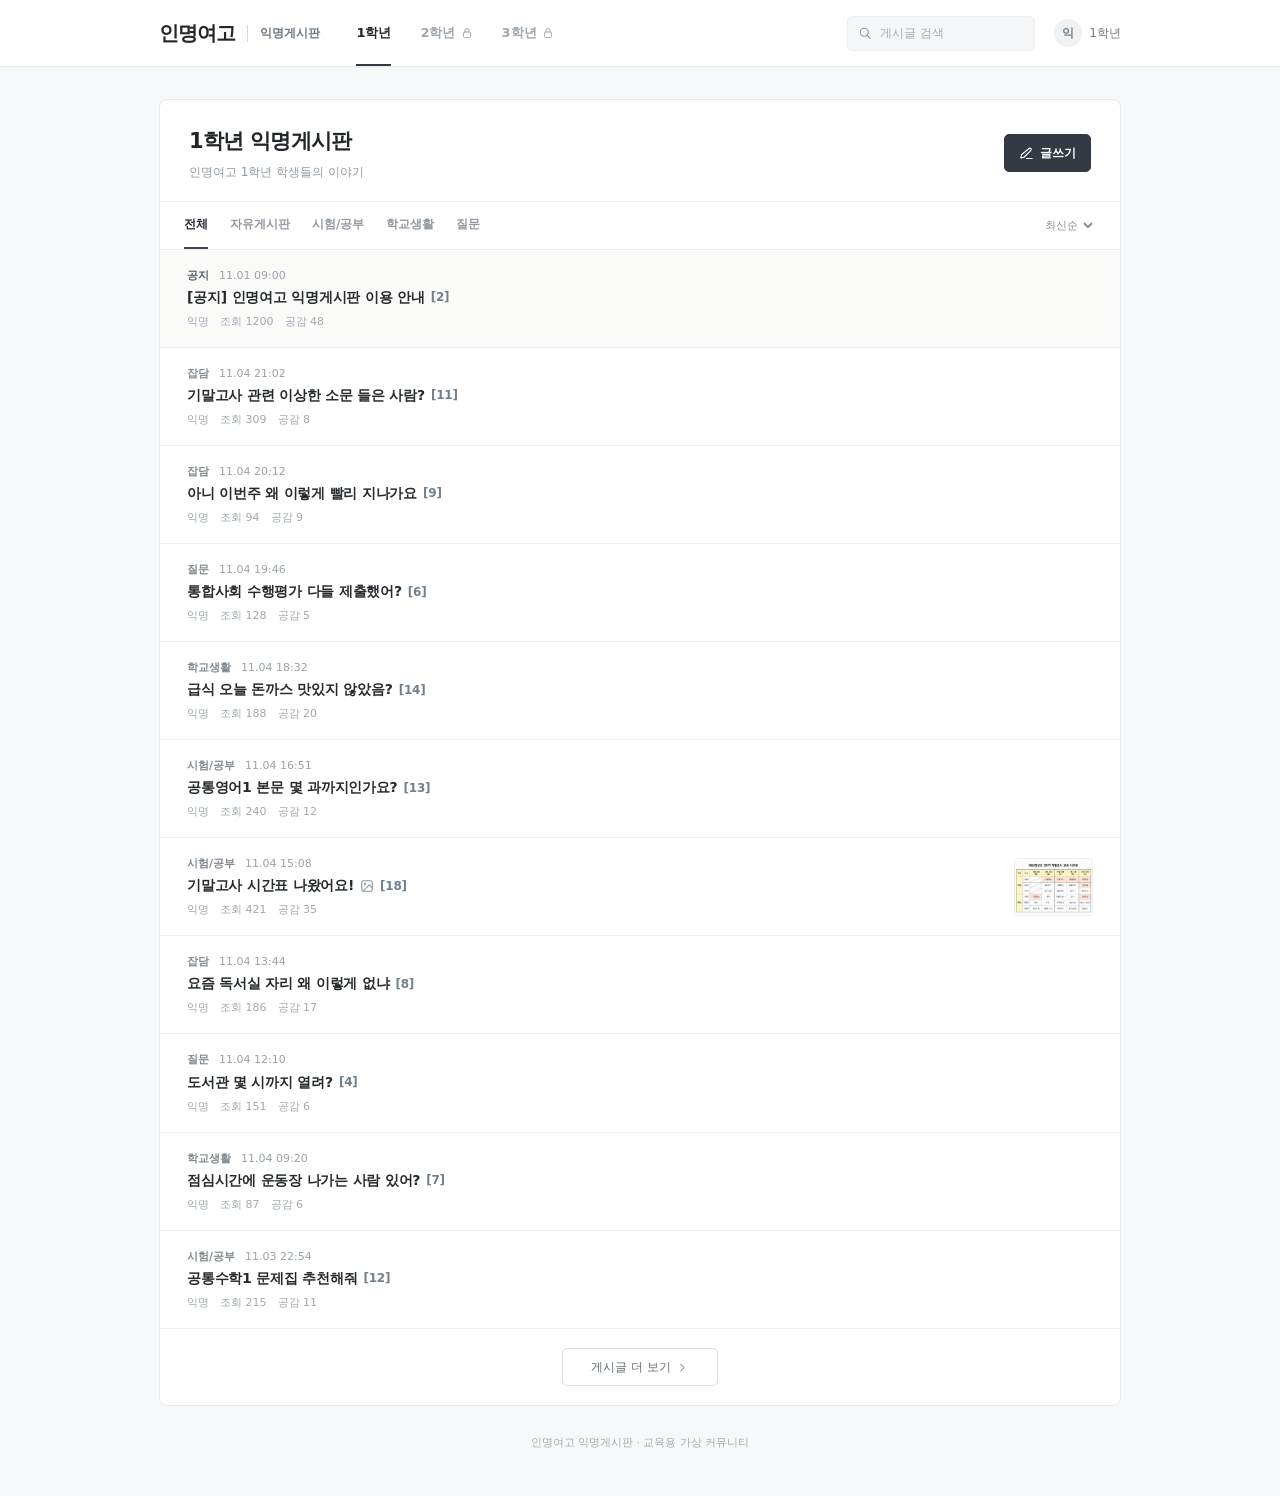
<file: index.html>
<!doctype html><html lang="ko"><head><meta charset="utf-8"><meta name="viewport" content="width=device-width,initial-scale=1"><meta name="theme-color" content="#ffffff"><title>인명여고 | 1학년 게시판</title><link rel="stylesheet" href="static/site.css"></head><body data-page="board"><div id="app"></div><script defer src="static/site.js"></script></body></html>
</file>
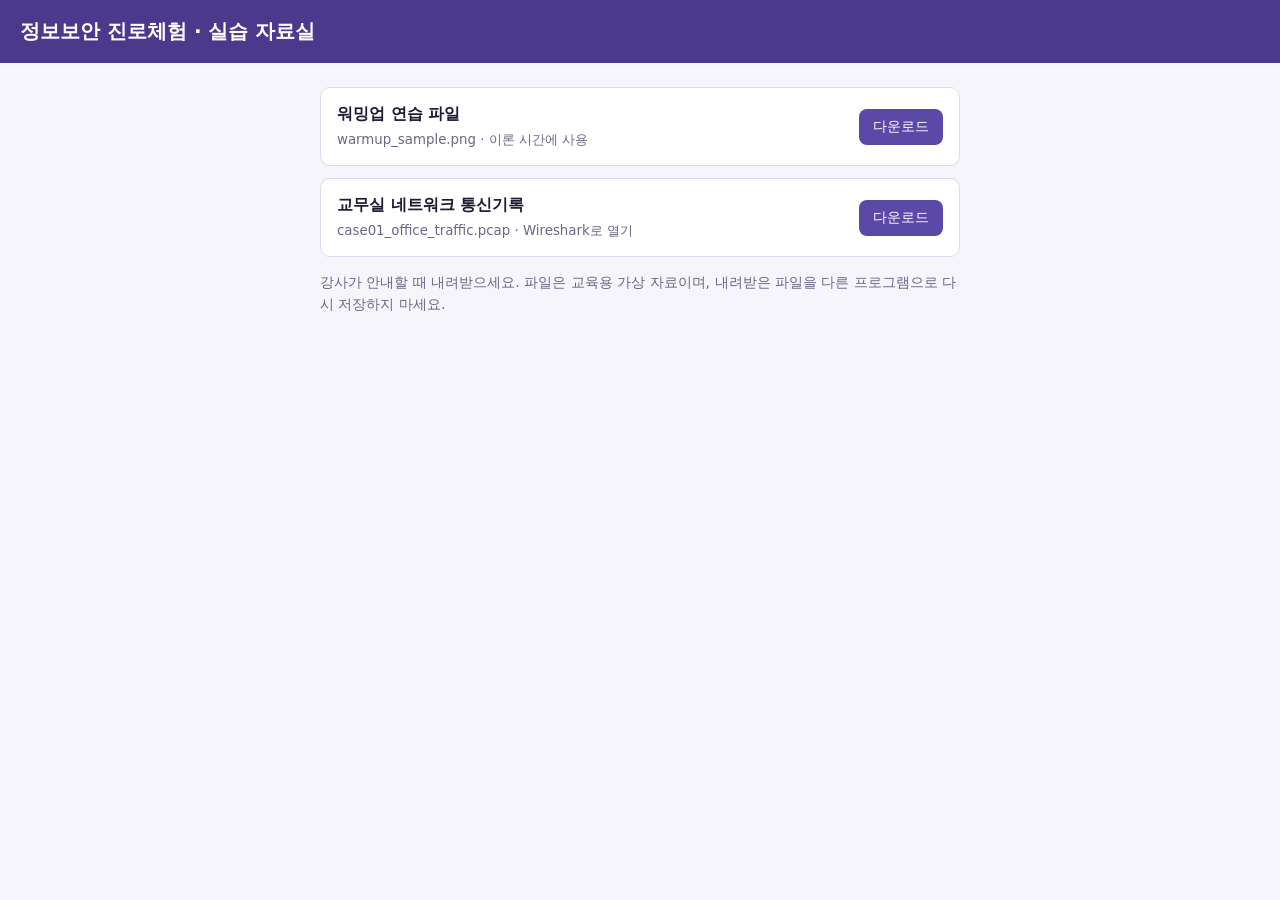
<file: files.html>
<!doctype html>
<html lang="ko"><head><meta charset="utf-8"><meta name="viewport" content="width=device-width,initial-scale=1">
<title>실습 자료실</title>
<style>
body{margin:0;background:#f7f5fc;color:#1e1a33;font-family:"Malgun Gothic","Apple SD Gothic Neo",system-ui,sans-serif}
header{background:#4b3a8c;color:#fff;padding:18px 20px}
header h1{margin:0;font-size:20px}
main{max-width:640px;margin:24px auto;padding:0 16px}
.item{display:flex;justify-content:space-between;align-items:center;gap:12px;background:#fff;border:1px solid #ded8f0;border-radius:10px;padding:16px;margin-bottom:12px}
.item b{display:block;margin-bottom:4px}.item small{color:#6b6785}
a.btn{flex:none;background:#5b49a8;color:#fff;text-decoration:none;padding:9px 14px;border-radius:8px;font-size:14px}
p.note{color:#6b6785;font-size:14px;line-height:1.6}
</style></head><body>
<header><h1>정보보안 진로체험 · 실습 자료실</h1></header>
<main>
<div class="item"><span><b>워밍업 연습 파일</b><small>warmup_sample.png · 이론 시간에 사용</small></span><a class="btn" href="files/warmup_sample.png" download>다운로드</a></div>
<div class="item"><span><b>교무실 네트워크 통신기록</b><small>case01_office_traffic.pcap · Wireshark로 열기</small></span><a class="btn" href="files/case01_office_traffic.pcap" download>다운로드</a></div>
<p class="note">강사가 안내할 때 내려받으세요. 파일은 교육용 가상 자료이며, 내려받은 파일을 다른 프로그램으로 다시 저장하지 마세요.</p>
</main></body></html>
</file>
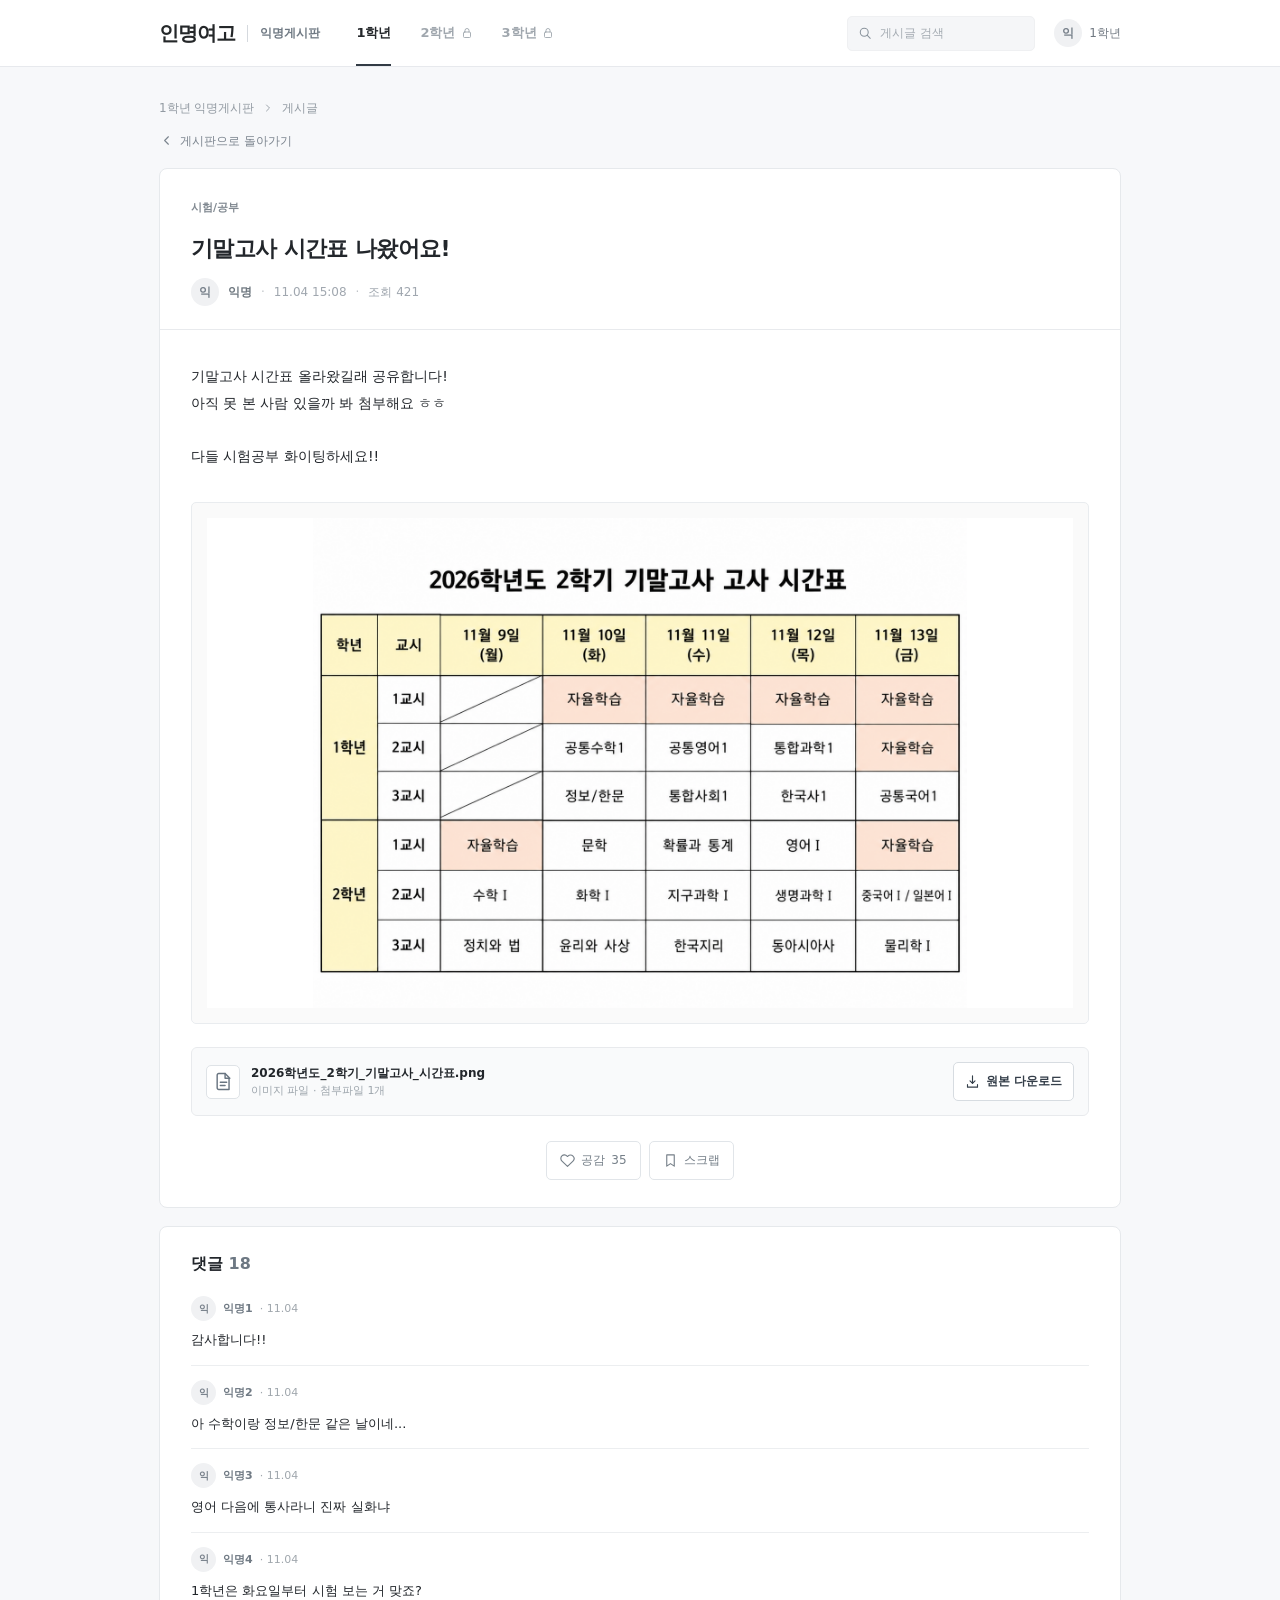
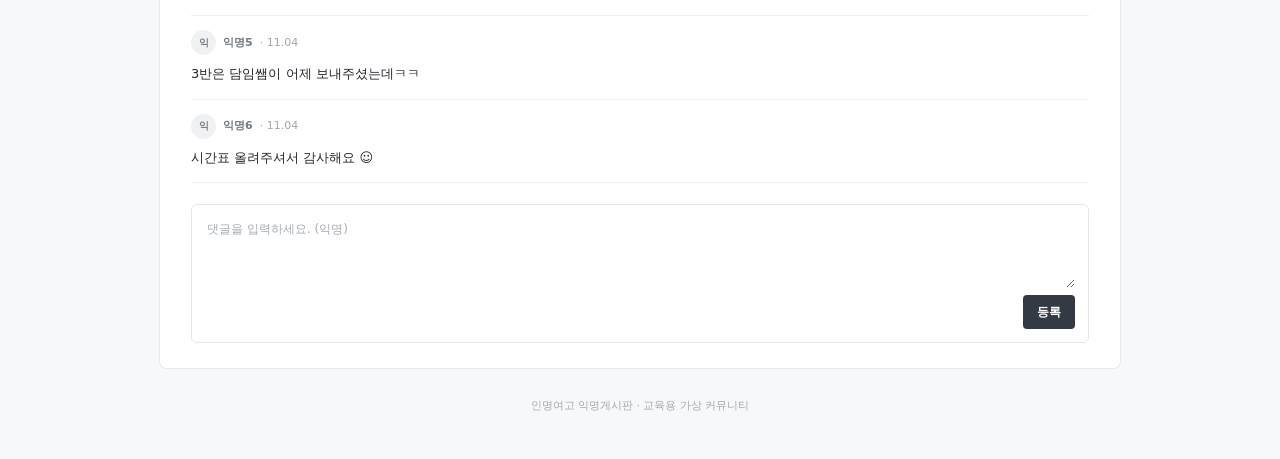
<file: post.html>
<!doctype html><html lang="ko"><head><meta charset="utf-8"><meta name="viewport" content="width=device-width,initial-scale=1"><meta name="theme-color" content="#ffffff"><title>게시글 | 인명여고</title><link rel="stylesheet" href="static/site.css"></head><body data-page="post"><div id="app"></div><script defer src="static/site.js"></script></body></html>
</file>
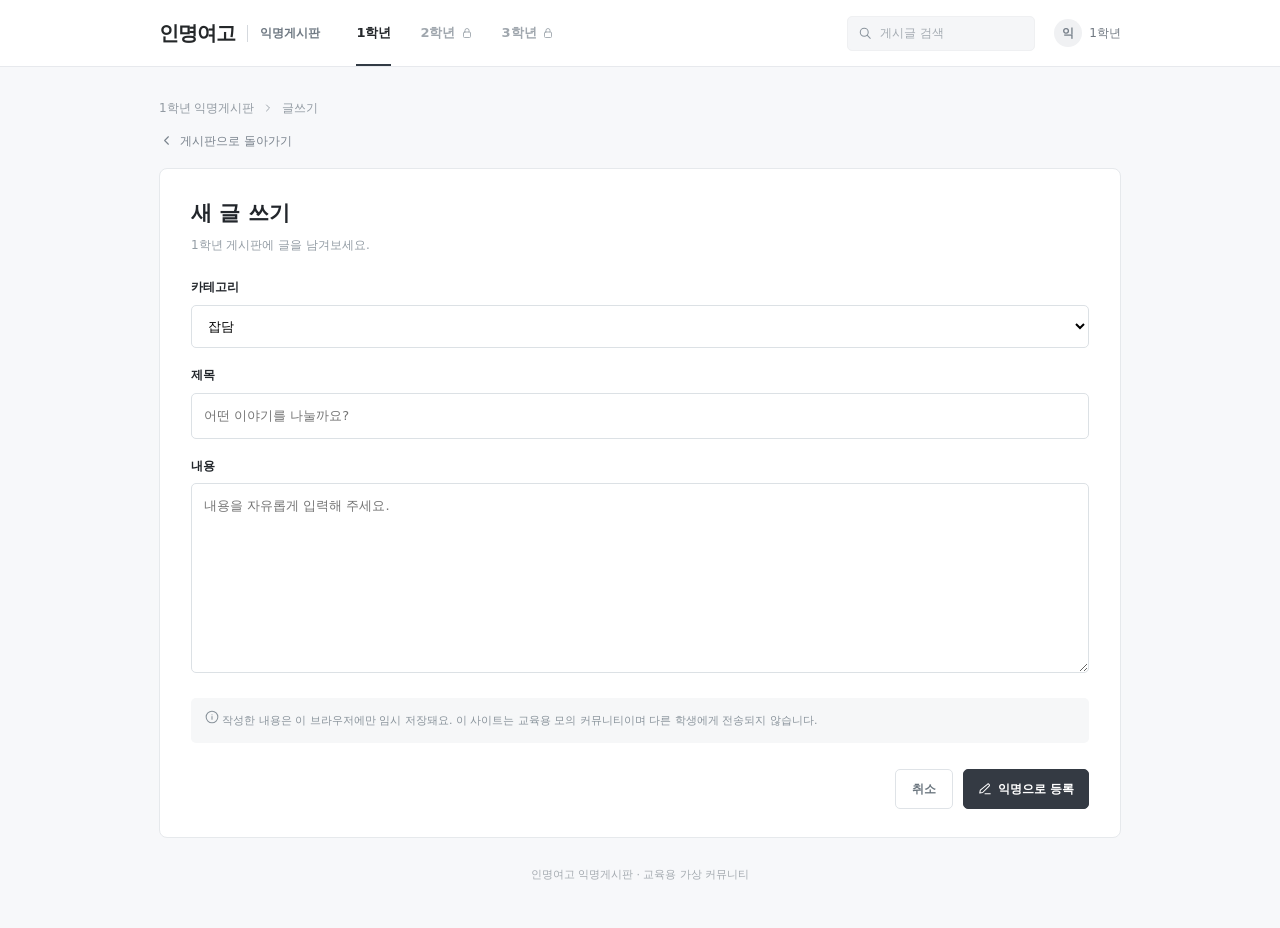
<file: write.html>
<!doctype html><html lang="ko"><head><meta charset="utf-8"><meta name="viewport" content="width=device-width,initial-scale=1"><meta name="theme-color" content="#ffffff"><title>글쓰기 | 인명여고</title><link rel="stylesheet" href="static/site.css"></head><body data-page="write"><div id="app"></div><script defer src="static/site.js"></script></body></html>
</file>
<file: static/site.css>
@charset "utf-8";
:root{color-scheme:light;--text:#22262b;--sub:#9098a1;--muted:#777f89;--line:#e8eaed;--bg:#f7f8fa;--white:#fff;--dark:#31343b;--accent:#536477;font-family:Pretendard,"Apple SD Gothic Neo","Malgun Gothic",system-ui,-apple-system,sans-serif}
*{box-sizing:border-box}html{min-width:320px}body{margin:0;background:var(--bg);color:var(--text);font-size:14px;line-height:1.55}a{color:inherit;text-decoration:none}button,input,textarea,select{font:inherit}button{cursor:pointer}button:disabled{cursor:not-allowed}input,textarea,select{outline:0}::selection{background:#d7e0e9}a:focus-visible,button:focus-visible,input:focus-visible,textarea:focus-visible,select:focus-visible{outline:2px solid #8799ab;outline-offset:2px}
.topbar{height:67px;background:#fff;border-bottom:1px solid #e7e9ed}.topbar-inner{max-width:1010px;padding:0 24px;margin:0 auto;display:flex;align-items:center;gap:36px;height:100%}.brand{display:flex;align-items:center;gap:12px;white-space:nowrap}.brand-text{font-size:20px;font-weight:850;letter-spacing:-.9px;color:#242729}.brand-divider{width:1px;height:17px;background:#d5d9de}.brand-sub{font-size:12px;color:#6f7983;font-weight:600}.navlinks{align-self:stretch;display:flex;align-items:center;gap:29px}.navlinks a{align-self:stretch;display:flex;align-items:center;gap:5px;white-space:nowrap;font-weight:680;font-size:13px;color:#a0a7ae;position:relative}.navlinks a.selected{color:#25282c}.navlinks a.selected:after{content:"";position:absolute;bottom:0;left:0;right:0;height:2px;background:#323b45}.navlinks a:hover{color:#454e59}.topright{margin-left:auto;display:flex;gap:19px;align-items:center}.nav-search{width:188px;height:35px;background:#f5f6f8;border:1px solid #eff0f2;border-radius:5px;display:flex;gap:6px;align-items:center;padding:0 10px;color:#89939c}.nav-search input{background:transparent;border:0;min-width:0;width:100%;font-size:12px}.nav-search input::placeholder{color:#a4abb2}.profile{display:flex;align-items:center;gap:7px;white-space:nowrap;color:#707881;font-size:12px}.avatar{width:28px;height:28px;display:inline-grid;place-items:center;border-radius:50%;background:#f0f1f3;color:#78818b;font-weight:700;font-size:12px}
.shell{max-width:1010px;margin:32px auto 0;padding:0 24px;display:block}.main{min-width:0}.page-footer{text-align:center;color:#a4aab0;font-size:11px;padding:28px 20px 45px}.board-panel,.detail-panel,.compose-panel,.comments-panel{background:var(--white);border:1px solid #e6e9ec;border-radius:8px;overflow:hidden}.panel-top{padding:25px 29px 20px}.panel-title-row{display:flex;align-items:center;justify-content:space-between;gap:12px}.panel-title{font-size:21px;margin:0;font-weight:800;letter-spacing:-.7px}.panel-desc{color:#919aa3;font-size:12px;margin:5px 0 0}.write-btn{background:#343a43;border:1px solid #343a43;color:white;padding:9px 14px;display:inline-flex;align-items:center;justify-content:center;gap:6px;border-radius:5px;font-size:12px;font-weight:670;white-space:nowrap}.write-btn:hover{background:#23272d}
.filters{display:flex;justify-content:space-between;align-items:center;border-top:1px solid #f1f2f3;border-bottom:1px solid #e9ebed;padding:0 24px;gap:10px}.chips{display:flex;align-items:center;gap:22px;flex-wrap:wrap}.chip{border:0;border-radius:0;padding:13px 0;background:transparent;color:#939aa2;font-size:12px;font-weight:600;border-bottom:2px solid transparent}.chip.active{color:#262c33;border-bottom:2px solid #3d4650;font-weight:800}.chip:hover{color:#343a41}.sort-select{font-size:11px;background:white;color:#858d95;border:0;padding:7px 2px}
.board-row{display:flex;gap:16px;align-items:center;padding:17px 27px;border-bottom:1px solid #eceef0;background:white;min-height:91px;transition:background .12s}.board-row:last-child{border-bottom:1px solid #eceef0}.board-row:hover{background:#fbfbfc}.board-row-notice{background:#fafaf9}.row-content{flex:1;min-width:0}.row-over{color:#99a2a9;font-size:11px;display:flex;align-items:center;gap:10px;margin-bottom:3px}.category,.pin-label{font-size:11px;font-weight:620;color:#818991;background:transparent;padding:0;border-radius:0}.pin-label{font-weight:780;color:#555f69}.row-title{font-size:14px;line-height:1.5;font-weight:680;letter-spacing:-.22px;color:#262a2e;display:flex;flex-wrap:wrap;gap:6px;align-items:center}.row-title>svg{color:#8a949c}.comment-count{font-size:12px;font-weight:630;color:#727f8d}.row-sub{display:flex;gap:11px;margin-top:5px;color:#a0a8af;font-size:11px}.thumbnail{width:79px;height:58px;object-fit:cover;border:1px solid #eceef0;border-radius:4px;background:white;flex:none}.row-bottom{padding:19px;display:flex;justify-content:center}.more-btn{font-size:12px;border:1px solid #dce0e4;border-radius:5px;color:#646d76;background:white;display:inline-flex;align-items:center;gap:5px;padding:9px 28px}.more-btn:hover{background:#f7f8fa}.noresult{padding:70px 20px;text-align:center;color:#9ca5ac}.noresult strong{display:block;color:#606a73;margin:10px 0}.noresult p{font-size:12px;margin:0}
.breadcrumb{display:flex;align-items:center;gap:8px;font-size:12px;color:#929aa2;margin:0 0 14px}.breadcrumb a:hover{color:#555f69}.back-link{display:inline-flex;gap:6px;align-items:center;color:#7b848e;margin:0 0 18px;font-size:12px}.back-link:hover{color:#252a30}.detail-head{padding:27px 31px 23px;border-bottom:1px solid var(--line)}.detail-head h1{margin:14px 0 12px;font-size:22px;font-weight:800;letter-spacing:-.6px}.meta{display:flex;gap:9px;align-items:center;font-size:12px;color:#a0a7af}.meta strong{color:#707981}.meta .dot{color:#c0c4c8}.article-body{white-space:pre-wrap;padding:33px 31px;line-height:1.9;font-size:14px;min-height:120px}.article-figure{margin:0 31px 23px;padding:15px;border:1px solid #e9ecef;border-radius:5px;background:#fafafa}.article-figure img{display:block;width:100%;max-height:490px;object-fit:contain;cursor:zoom-in;background:white}.attachment{margin:0 31px 25px;padding:14px;display:flex;justify-content:space-between;align-items:center;gap:14px;border:1px solid #e8eaed;border-radius:6px;background:#f9fafb}.file-info{display:flex;align-items:center;gap:11px;min-width:0}.file-icon{display:grid;place-items:center;flex:none;width:34px;height:34px;border:1px solid #dfe3e7;background:white;color:#687480;border-radius:5px}.file-info b{font-size:12px;display:block;white-space:nowrap;overflow:hidden;text-overflow:ellipsis}.file-info small{font-size:11px;color:#9da5ac;display:block}.down-btn{display:inline-flex;gap:6px;align-items:center;padding:9px 11px;white-space:nowrap;color:#343e49;background:white;border-radius:5px;border:1px solid #d7dce1;font-size:12px;font-weight:700}.down-btn:hover{background:#f0f3f5}.article-action{display:flex;gap:8px;justify-content:center;margin:0 31px 27px}.action-btn{background:white;color:#757f88;border:1px solid #e1e5e9;padding:9px 13px;border-radius:5px;display:flex;align-items:center;gap:6px;font-size:12px}.action-btn.active{background:#f1f4f7;color:#374758;border-color:#9daeba}.comments-panel{padding:25px 31px;margin-top:18px}.comments-panel h2{font-size:16px;margin:0 0 20px}.comments-panel h2 span{color:#6d7883;font-weight:650}.comment{padding:14px 0;border-bottom:1px solid #eceef0}.comment:first-child{padding-top:0}.comment-meta{display:flex;align-items:center;gap:7px;color:#a0a7ad;font-size:11px;margin-bottom:8px}.comment-meta strong{color:#707a84}.comment p{font-size:13px;white-space:pre-wrap;line-height:1.65;margin:0}.reply-input{border:1px solid #e4e7ea;border-radius:6px;padding:13px;margin-top:21px}.reply-input textarea{border:0;width:100%;min-height:70px;resize:vertical;font-size:12px;line-height:1.65}.reply-input textarea::placeholder{color:#a5acb3}.reply-foot{display:flex;align-items:center;justify-content:flex-end;font-size:11px;color:#9ba3a9}.primary-small{padding:8px 14px;background:#343a43;color:white;font-weight:700;border:0;border-radius:4px;font-size:12px}
.compose-panel{padding:28px 31px}.compose-panel h1{margin:0 0 6px;font-size:21px}.compose-panel .subheading{margin:0 0 24px;color:#949da5;font-size:12px}.field{margin:18px 0}.field label{display:block;font-size:12px;font-weight:700;margin-bottom:8px}.field input,.field textarea,.field select{border:1px solid #dce1e5;background:#fff;border-radius:5px;padding:12px;width:100%;font-size:13px}.field textarea{min-height:190px;resize:vertical}.field input:focus,.field textarea:focus,.field select:focus{border-color:#8699ac}.info-box{color:#89939b;background:#f6f7f8;border-radius:5px;padding:12px 14px;font-size:11px;line-height:1.7}.compose-actions{margin-top:26px;display:flex;gap:10px;justify-content:flex-end}.secondary-btn{border:1px solid #dfe3e7;border-radius:5px;padding:10px 16px;color:#6a757e;font-size:12px;font-weight:700}
.overlay{position:fixed;inset:0;background:rgba(24,28,32,.42);z-index:40;display:flex;align-items:center;justify-content:center;padding:24px}.modal{width:min(100%,390px);background:white;border-radius:10px;box-shadow:0 20px 65px #0e141b3d;padding:30px;text-align:center}.modal-symbol{width:55px;height:55px;border-radius:50%;background:#f0f1f3;color:#707a83;margin:0 auto 16px;display:grid;place-items:center}.modal h2{font-size:18px;margin:0 0 9px}.modal p{font-size:12px;line-height:1.75;color:#89919a;margin:0 0 20px}.modal button{width:100%;border:0;color:#fff;background:#343a43;border-radius:5px;padding:11px;font-size:12px;font-weight:700}.modal.image-modal{max-width:min(92vw,1060px);padding:14px}.modal.image-modal img{max-height:76vh;max-width:100%;object-fit:contain}.image-modal .modal-image-footer{margin-top:12px;display:flex;align-items:center;justify-content:flex-end;gap:10px}.image-modal .modal-image-footer button{width:auto;padding:9px 20px}.toast{position:fixed;bottom:34px;left:50%;transform:translateX(-50%);padding:12px 20px;border-radius:6px;background:#37404a;color:white;box-shadow:0 10px 35px #121a232f;font-size:12px;z-index:80;pointer-events:none;animation:pop .15s ease-out}@keyframes pop{from{opacity:0;transform:translate(-50%,8px)}to{opacity:1;transform:translate(-50%,0)}}
@media (max-width:760px){.topbar{height:auto;min-height:61px}.topbar-inner{flex-wrap:wrap;gap:0 13px;padding:0 16px}.brand{height:58px}.brand-text{font-size:17px}.brand-sub{font-size:11px}.navlinks{order:3;width:100%;height:40px;gap:25px}.navlinks a{font-size:12px}.topright{margin-left:auto}.nav-search{width:135px;height:32px}.profile{display:none}.shell{margin:15px auto 0;padding:0 10px}.panel-top{padding:19px 17px}.panel-title{font-size:19px}.filters{padding:0 12px}.chips{gap:15px}.chip{font-size:11px;padding:11px 0}.board-row{padding:15px 17px;min-height:81px}.thumbnail{width:58px;height:49px}.row-title{font-size:13px}.detail-head{padding:21px 18px}.detail-head h1{font-size:19px}.article-body{padding:24px 18px}.article-figure,.attachment{margin-left:18px;margin-right:18px}.attachment{flex-wrap:wrap}.article-action{margin-left:18px;margin-right:18px}.comments-panel{padding:21px 18px}.compose-panel{padding:22px 18px}}
@media (max-width:420px){.nav-search{width:122px}.brand-divider{display:none}.brand-sub{display:none}.chips{gap:11px}.chip{font-size:10px}.sort-select{font-size:10px}.row-sub{gap:8px}}
</file>
